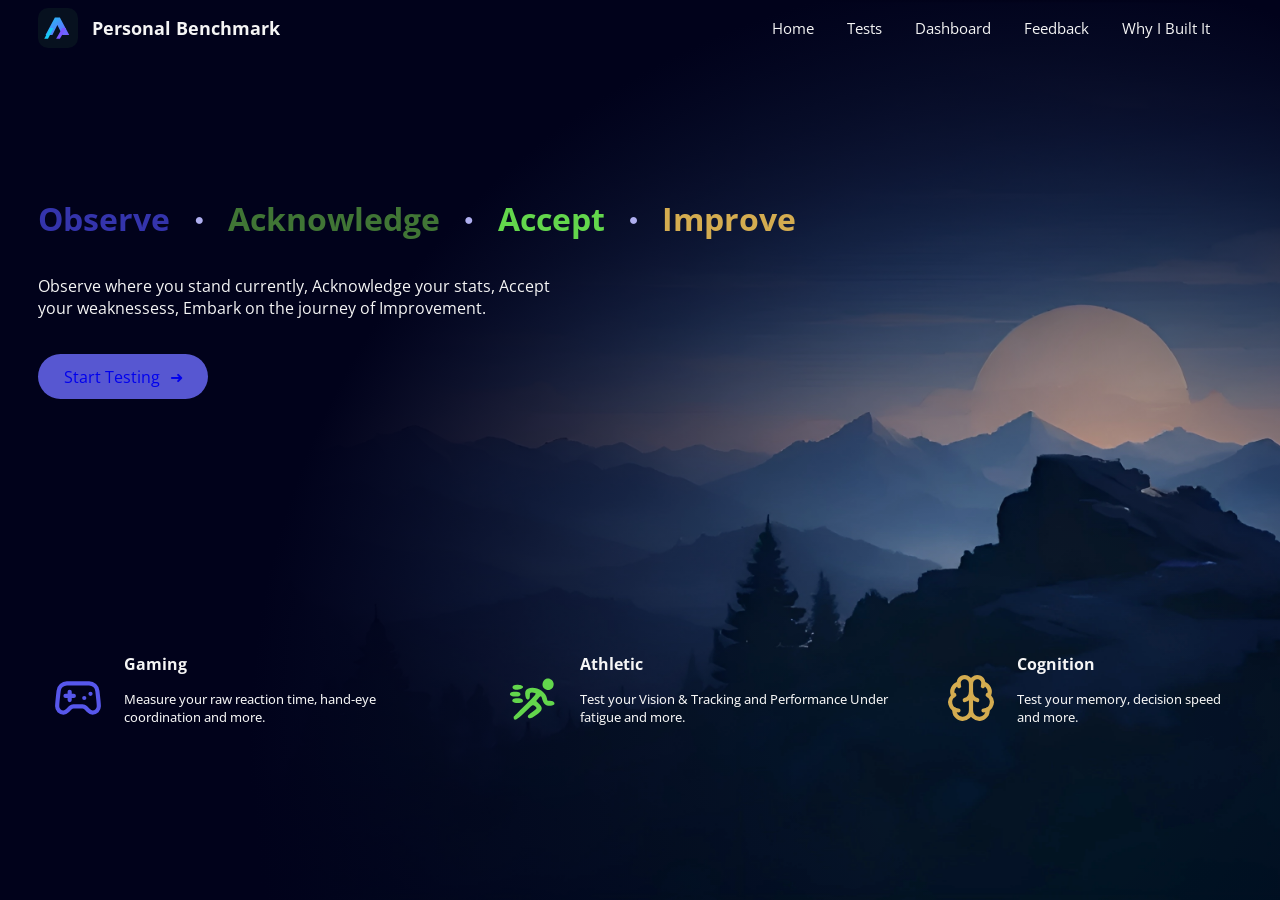
<file: index.html>
<!DOCTYPE html>
<html lang="en">
<head>
    <meta charset="UTF-8">
    <meta name="viewport" content="width=device-width, initial-scale=1.0">
    <title>Personal Benchmark | Observe, Acknowledge, Accept, Improve</title>
    <link rel="stylesheet" href="global.css">
    <link rel="stylesheet" href="CSS/homepage.css">
    <link rel="icon" href="images/logo.svg" type="image/svg+xml">
</head>
<body>
    <header>
        <nav>
            <a href="index.html" class="brand-a">
                <div class="brand">
                    <img src="images/logo.svg" alt="">
                    <div class="title">Personal Benchmark</div>
                </div>
            </a>
            <div class="navigation">
                <ul>
                    <li><a href="index.html">Home</a></li>
                    <li><a href="tests.html">Tests</a></li>
                    <li><a href="dashboard.html">Dashboard</a></li>
                    <li><a href="contact.html">Feedback</a></li>
                    <li><a href="about.html">Why I Built It</a></li>
                </ul>
            </div>
        </nav>
    </header>

    <main>
        <div class="hero">
            <h1 class="slogan">
                <span class="text-1">Observe</span><span class="dot" aria-hidden="true">●</span>
                <span class="text-2">Acknowledge</span><span class="dot" aria-hidden="true">●</span>
                <span class="text-2">Accept</span><span class="dot" aria-hidden="true">●</span>
                <span class="text-3">Improve</span>
            </h1>
            <p class="desc">
                Observe where you stand currently, Acknowledge your stats, Accept your weaknessess, Embark on the journey of Improvement.
            </p>
            <a href="tests.html" class="test-btn">Start Testing <span aria-hidden="true">➜</span></a>
        </div>
        <div class="test-cat">
            <div class="card">
                <img src="images/gamepad-2.svg" alt="">
                <div class="test-desc">
                    <div class="test-title">Gaming</div>
                    <p>Measure your raw reaction time, hand-eye coordination and more.</p>
                </div>
            </div>
            <div class="card">
                <img src="images/runner.svg" alt="">
                <div class="test-desc">
                    <div class="test-title">Athletic</div>
                    <p>Test your Vision & Tracking and Performance Under fatigue and more.</p>
                </div>
            </div>
            <div class="card">
                <img src="images/brain.svg" alt="">
                <div class="test-desc">
                    <div class="test-title">Cognition</div>
                    <p>Test your memory, decision speed and more.</p>
                </div>
            </div>
        </div>
    </main>

    <footer></footer>

</body>
</html>
</file>
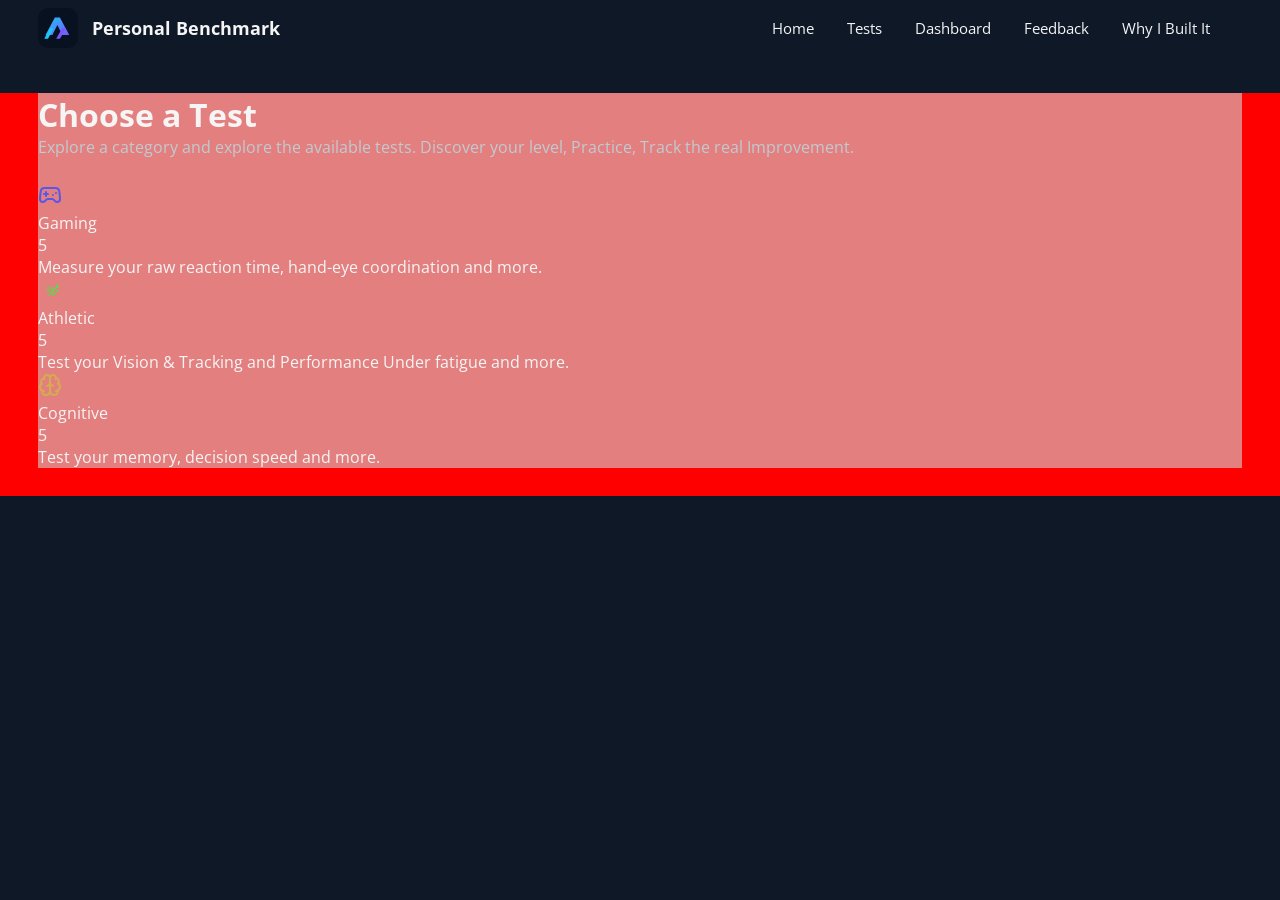
<file: tests.html>
<!DOCTYPE html>
<html lang="en">
<head>
    <meta charset="UTF-8">
    <meta name="viewport" content="width=device-width, initial-scale=1.0">
    <title>Chose a Test | Personal Benchmark</title>
    <link rel="stylesheet" href="global.css">
    <link rel="stylesheet" href="CSS/tests.css">
    <link rel="icon" href="images/logo.svg" type="image/svg+xml">
</head>
<body>
    <header>
        <nav>
            <a href="index.html" class="brand-a">
                <div class="brand">
                    <img src="images/logo.svg" alt="">
                    <div class="title">Personal Benchmark</div>
                </div>
            </a>
            <div class="navigation">
                <ul>
                    <li><a href="index.html">Home</a></li>
                    <li><a href="tests.html">Tests</a></li>
                    <li><a href="dashboard.html">Dashboard</a></li>
                    <li><a href="contact.html">Feedback</a></li>
                    <li><a href="about.html">Why I Built It</a></li>
                </ul>
            </div>
        </nav>
    </header>

    <main>
        <div class="hero">
            <div class="titles">
                <h1>Choose a Test</h1>
                <p>Explore a category and explore the available tests. Discover your level, Practice, Track the real Improvement.</p>
            </div>
            <div class="cards">
                <div class="card">
                    <img src="images/gamepad-2.svg" alt="">
                    <div class="name">Gaming</div>
                    <div class="frequency">5</div>
                    <div class="desc">Measure your raw reaction time, hand-eye coordination and more.</div>
                </div>
                <div class="card">
                    <img src="images/runner.svg" alt="">
                    <div class="name">Athletic</div>
                    <div class="frequency">5</div>
                    <div class="desc">Test your Vision & Tracking and Performance Under fatigue and more.</div>
                </div>
                <div class="card">
                    <img src="images/brain.svg" alt="">
                    <div class="name">Cognitive</div>
                    <div class="frequency">5</div>
                    <div class="desc">Test your memory, decision speed and more.</div>
                </div>
            </div>
        </div>
        <div class="tests">

        </div>
    </main>
</body>
</html>
</file>
<file: global.css>
@import url('https://fonts.googleapis.com/css2?family=Open+Sans:ital,wght@400;1,400&display=swap');

*{
    margin: 0;
    padding: 0; 
    box-sizing: border-box;
}

body{
    background-color: #0e1827;
    color: whitesmoke;
    font-family: 'Open Sans';
    min-height: 100dvh;
    min-width: 0;
}

nav{
    height: 55px;
    display: flex;
    padding: 0 2.4rem;
    justify-content: space-between;
    align-items: center;
}

nav .brand-a, nav .brand-a:visited{
    text-decoration: none;
    color: whitesmoke;
    font-weight: bold;
    font-size: 1.15rem;
}

nav a .brand{
    display: flex;
    align-items: center;
    gap: 14px;
}

nav a .brand img{
    height: 40px;
    width: auto;
}

nav .navigation{
    padding: 0 2rem 0 0;
}

nav .navigation ul{
    display: flex;
    list-style: none;
    gap: 33px;
}

nav .navigation ul li a{
    text-decoration: none;
    color: whitesmoke;
    font-size: 0.95rem;
}
</file>
<file: CSS/homepage.css>
body{
    background-image: radial-gradient(circle 775px at 80% 83%, rgba(0, 0, 0, 0) 20%, rgb(1, 2, 27)), url("../images/background.webp");
    background-attachment: fixed;
    background-size: cover;
    background-position: center;
    background-repeat: no-repeat;
    display: flex;
    flex-direction: column;
    justify-content: space-between;
    gap: 48px;
}


main{
    /* background-color: #c4b9e3; */
    display: flex;
    justify-content: space-around;
    flex-direction: column;
    flex: 1;
    gap: 50px;
    padding: 0 2.4rem;
}

main div.hero{
    display: flex;
    flex-direction: column;
    gap: 35px;
    justify-content: space-evenly;
}

main .hero h1{
    display: flex;
    align-items: center;
    gap: 1.5rem;
}

main .hero h1 .text-1{
    color: #3434ac;
}

main .hero h1 .text-2{
    color: #63d64c;
}

main .hero h1 :nth-child(1 of .text-2){
    color: #407535;
}

main .hero h1 .text-3{
    color: #d4ac50;
}

main .hero h1 .dot{
    color: #afaff0;
    font-size: 1rem;
}

main .hero p{
    width: 45%;
}

main .hero .test-btn{
    background-color: #5757d1;
    display: flex;
    justify-content: center;
    align-items: center;
    text-decoration: none;
    width: 170px;
    height: 45px;
    border-radius: 25px;
    gap: 10px;
}

main .test-cat{
    display: flex;
    justify-content: center;
    align-items: center;
    gap: 10px;
}

main .test-cat .card{
    /* background-color: red; */
    padding: 0 15px;
    height: 120px;
    display: flex;
    justify-content: center;
    align-items: center;
    gap: 21px;
}

main .test-cat .card img{
    height: 50px;
    width: auto;
}

main .test-cat .card:nth-child(2){
    gap: 15px;
}

main .test-cat .card:nth-child(2) img{
    height: 85px;
    width: auto;
}

main .test-cat .card .test-desc{
    height: 75%;
    display: flex;
    flex-direction: column;
    gap: 15px;
}

main .test-cat .card .test-desc .test-title{
    font-weight: 700;
}

main .test-cat .card .test-desc p{
    font-size: 0.8rem;
    font-weight: 450;
}
</file>
<file: CSS/tests.css>
body{
    display: flex;
    flex-direction: column;
    gap: 2.375rem;
}

main{
    background-color: red;
    display: flex;
    flex-direction: column;
    gap: 1.75rem;
    padding: 0 2.4rem;
}

main .hero{
    background-color: rgb(228, 127, 127);
    display: flex;
    flex-direction: column;
    justify-content: space-between;
    gap: 1.5625rem;
}

main .hero .titles{
    display: flex;
    flex-direction: column;
}

main .hero .titles p{
    color: rgb(191, 203, 209);
}
</file>
